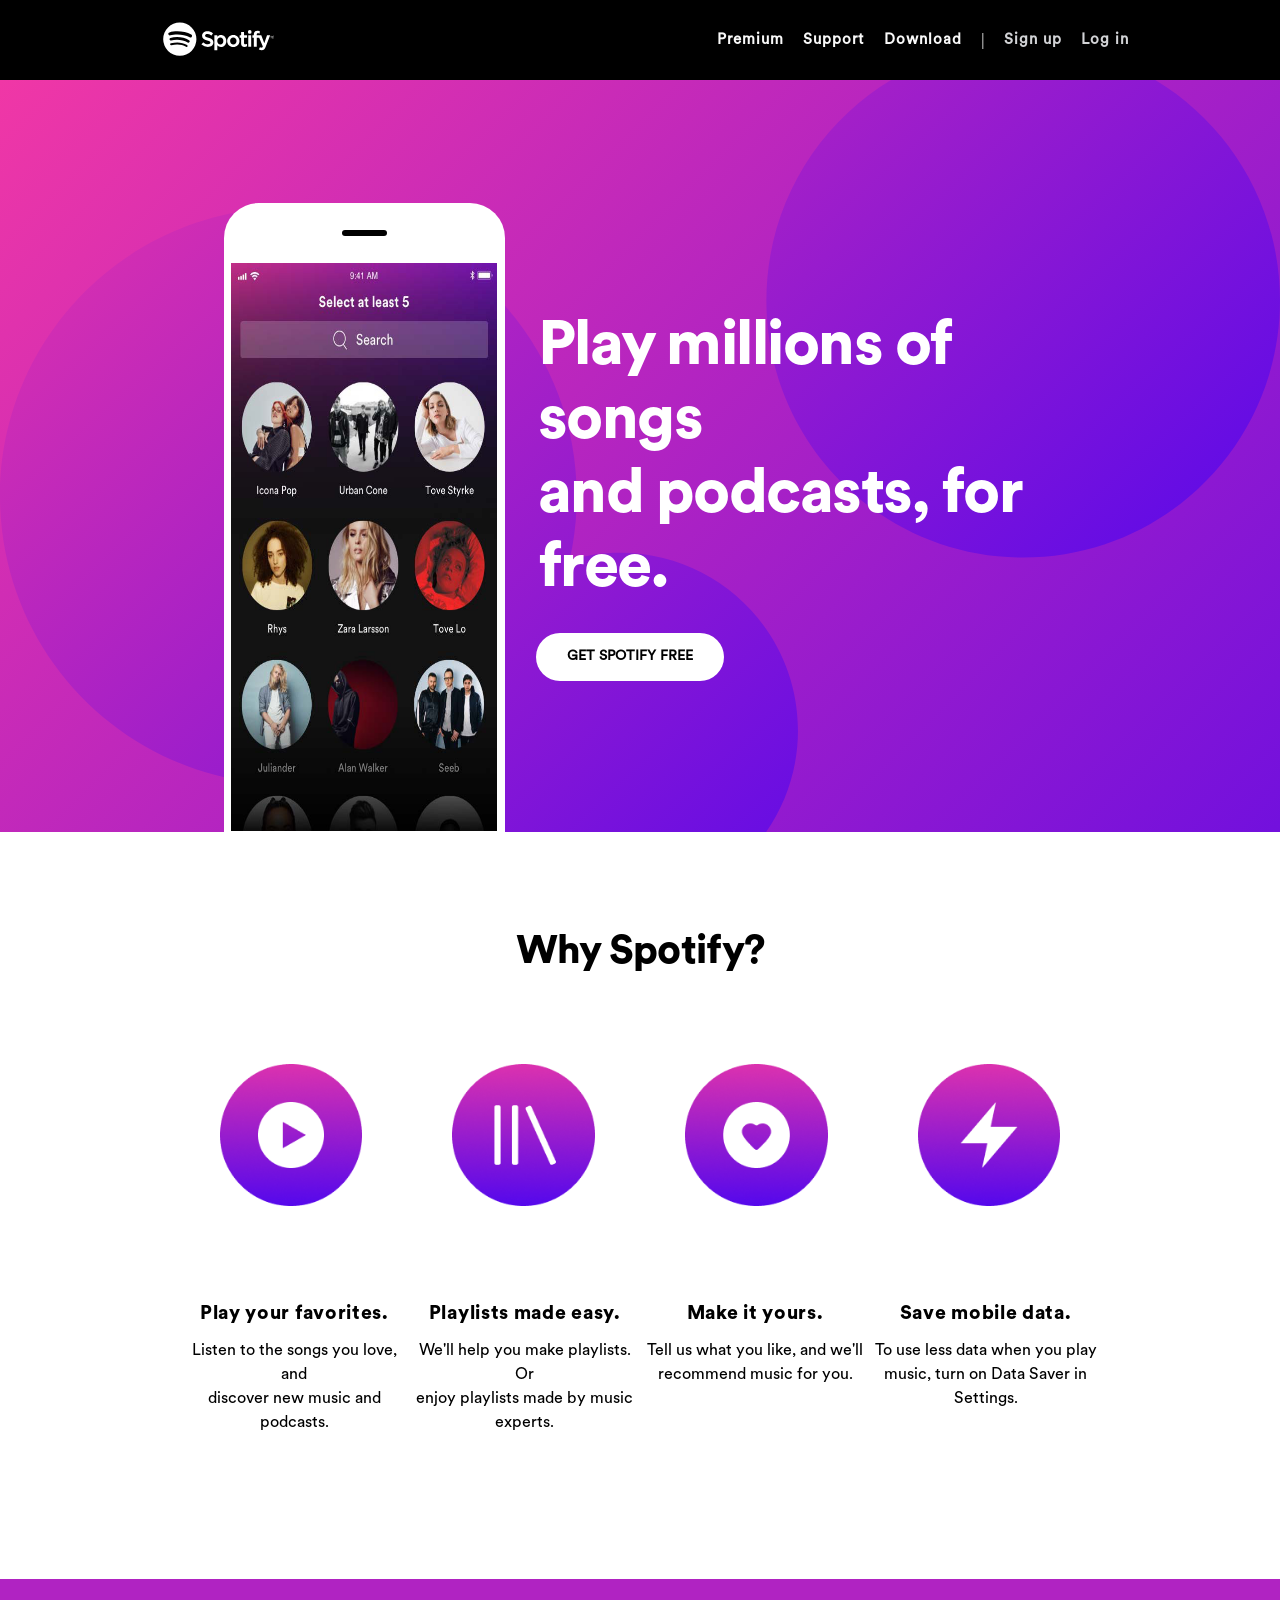
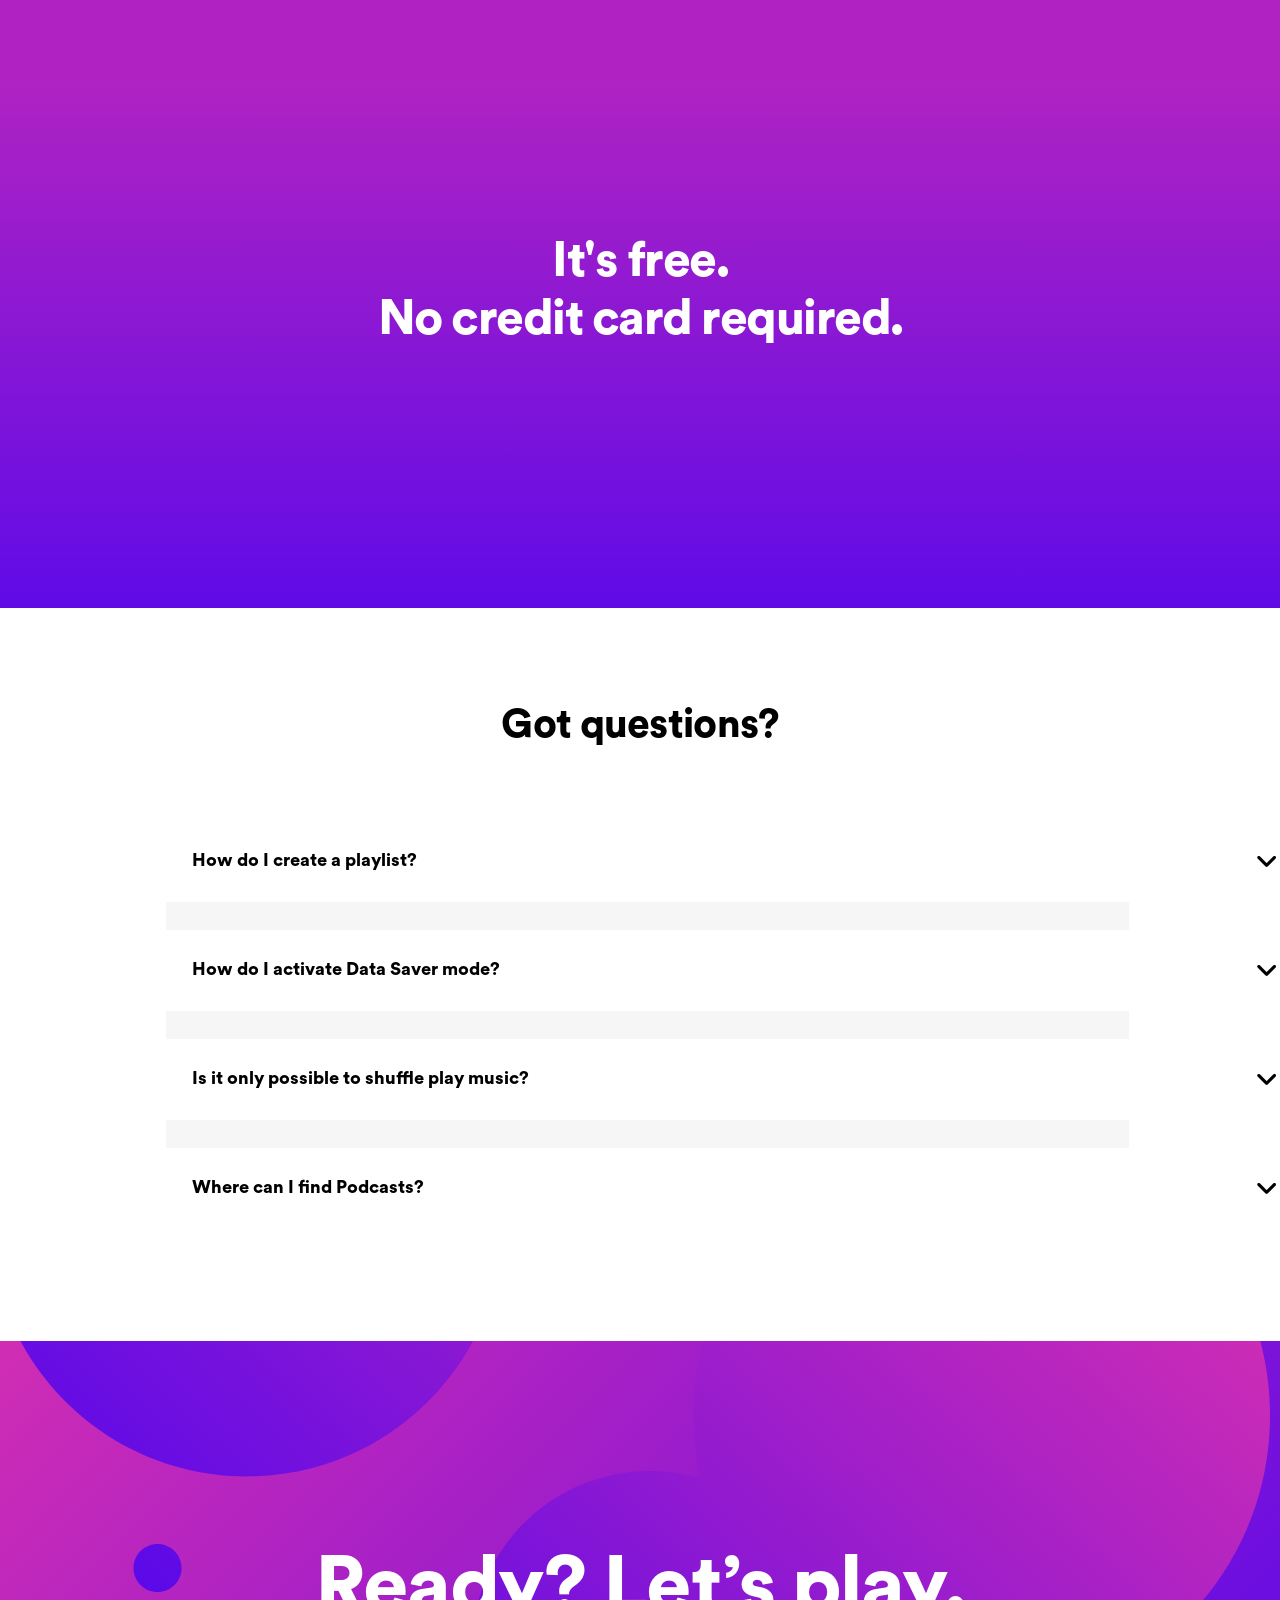
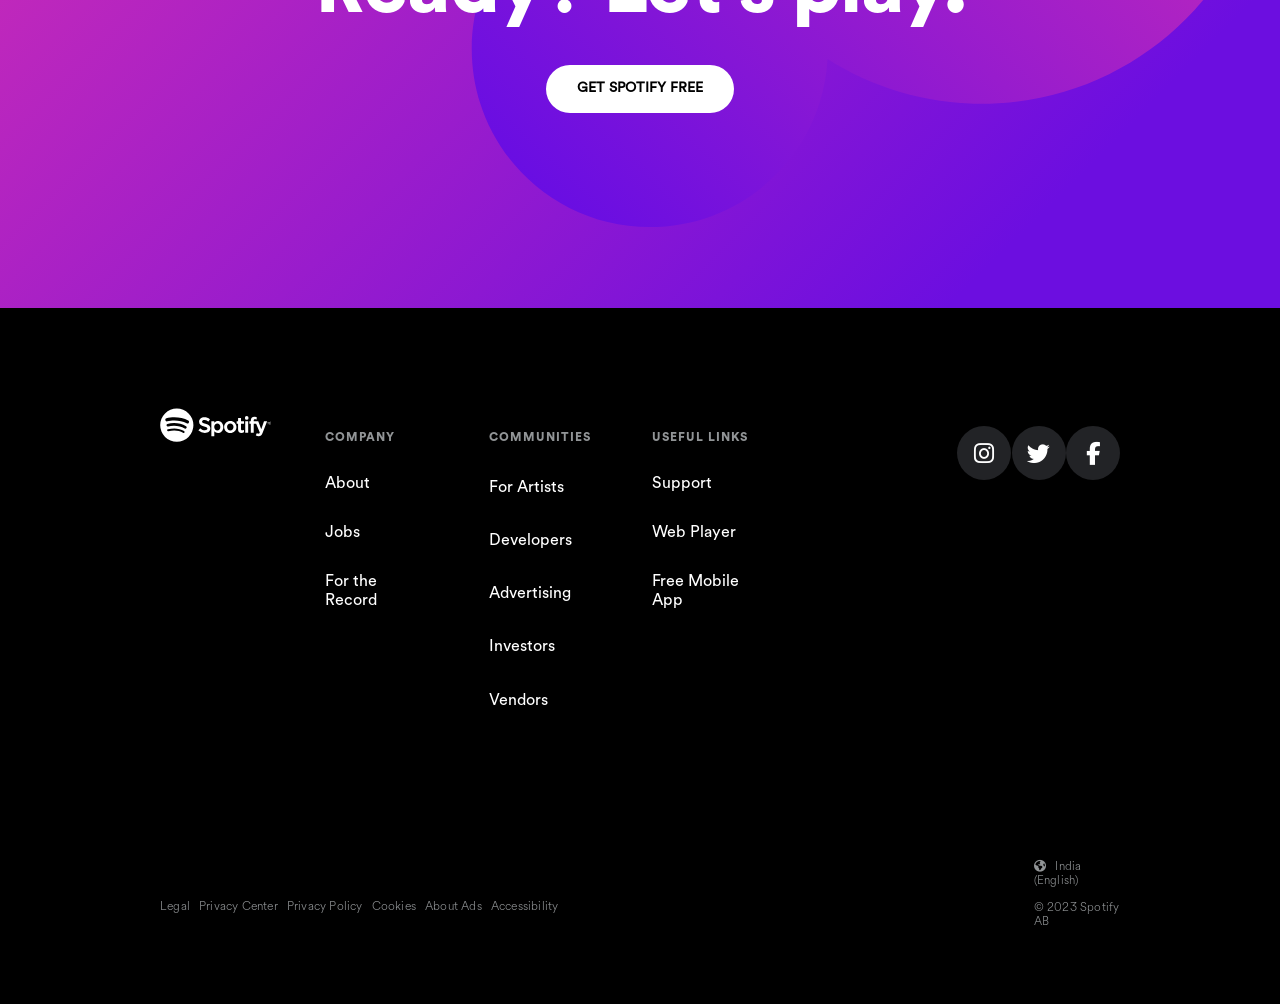
<file: index.html>
<!DOCTYPE html>
<html lang="en">
<head>
    <link rel="stylesheet" href="https://cdnjs.cloudflare.com/ajax/libs/font-awesome/6.4.2/css/all.min.css" integrity="sha512-z3gLpd7yknf1YoNbCzqRKc4qyor8gaKU1qmn+CShxbuBusANI9QpRohGBreCFkKxLhei6S9CQXFEbbKuqLg0DA==" crossorigin="anonymous" referrerpolicy="no-referrer" />
    <link href='https://fonts.googleapis.com/css?family=Poppins' rel='stylesheet'>
    <meta charset="UTF-8">
    <meta name="viewport" content="width=device-width, initial-scale=1.0">
    <title>Play free on Mobile - Spotify -Spotify(IN)</title>
    <link rel="stylesheet" href="style.css">
    <link rel="icon" href="./assets/logo.png">
</head>
<body>
    <section id="nav">
        <article>
            <div class="logo"><svg viewBox="0 0 63 20" xmlns="http://www.w3.org/2000/svg" preserveAspectRatio="xMidYMin meet"><g fill-rule="evenodd" class="svelte-1gcdbl9"><path d="M61.842 9.506a1.02 1.02 0 0 1-1.023-1.024c0-.562.453-1.03 1.029-1.03a1.02 1.02 0 0 1 1.023 1.024 1.03 1.03 0 0 1-1.029 1.03m.006-1.952a.915.915 0 0 0-.922.928c0 .51.394.921.916.921a.916.916 0 0 0 .922-.927.908.908 0 0 0-.916-.922m.226 1.027l.29.406h-.244l-.26-.372h-.225v.372h-.204V7.912h.48c.249 0 .413.128.413.343 0 .176-.102.284-.25.326m-.172-.485h-.267v.34h.267c.133 0 .212-.065.212-.17 0-.11-.08-.17-.212-.17m-12.804-3.52a1.043 1.043 0 1 0-.001 2.086 1.043 1.043 0 0 0 0-2.087m.72 2.89h-1.454a.107.107 0 0 0-.106.107v6.346c0 .06.047.107.106.107h1.455a.107.107 0 0 0 .107-.107V7.572a.107.107 0 0 0-.107-.107m3.233.006v-.2c0-.592.227-.856.736-.856.303 0 .546.06.82.152a.106.106 0 0 0 .14-.102V5.24a.107.107 0 0 0-.076-.102 3.993 3.993 0 0 0-1.21-.174c-1.343 0-2.053.757-2.053 2.188v.308h-.699a.107.107 0 0 0-.107.106v1.257c0 .059.048.107.107.107h.699v4.99c0 .058.047.106.106.106h1.455a.107.107 0 0 0 .106-.107v-4.99h1.358l2.081 4.99c-.236.523-.468.628-.785.628-.257 0-.527-.077-.803-.228a.109.109 0 0 0-.084-.008.106.106 0 0 0-.063.058l-.493 1.081a.106.106 0 0 0 .045.138c.515.279.98.398 1.554.398 1.074 0 1.668-.5 2.191-1.847L60.6 7.617a.106.106 0 0 0-.099-.146h-1.514a.107.107 0 0 0-.1.072l-1.552 4.431-1.7-4.434a.106.106 0 0 0-.099-.069h-2.485m-5.577-.006h-1.6V5.828a.106.106 0 0 0-.107-.106h-1.455a.107.107 0 0 0-.106.106v1.637h-.7a.106.106 0 0 0-.106.107v1.25c0 .059.048.107.106.107h.7v3.234c0 1.308.65 1.97 1.934 1.97.522 0 .954-.107 1.362-.338a.106.106 0 0 0 .054-.093v-1.19a.106.106 0 0 0-.154-.096c-.28.141-.551.206-.854.206-.467 0-.675-.211-.675-.686V8.929h1.6a.106.106 0 0 0 .107-.107v-1.25a.106.106 0 0 0-.106-.107m-7.671-.133c-1.96 0-3.497 1.51-3.497 3.437 0 1.907 1.526 3.4 3.473 3.4 1.967 0 3.508-1.504 3.508-3.424 0-1.914-1.53-3.413-3.484-3.413m0 5.362c-1.043 0-1.83-.838-1.83-1.95 0-1.115.76-1.924 1.806-1.924 1.05 0 1.84.838 1.84 1.95 0 1.115-.763 1.924-1.816 1.924m-7.014-5.362c-.82 0-1.492.323-2.046.984v-.744a.107.107 0 0 0-.106-.107h-1.455a.107.107 0 0 0-.106.107v8.27c0 .058.048.106.106.106h1.455a.107.107 0 0 0 .106-.106v-2.61c.555.621 1.227.925 2.046.925 1.522 0 3.063-1.172 3.063-3.412s-1.54-3.413-3.063-3.413m1.372 3.413c0 1.14-.703 1.937-1.709 1.937-.995 0-1.745-.833-1.745-1.937s.75-1.937 1.745-1.937c.99 0 1.71.814 1.71 1.937m-8.437-1.81c-1.624-.388-1.913-.66-1.913-1.231 0-.54.508-.903 1.264-.903.732 0 1.459.275 2.22.843a.107.107 0 0 0 .15-.023l.794-1.119a.107.107 0 0 0-.02-.144c-.906-.728-1.927-1.081-3.12-1.081-1.755 0-2.98 1.052-2.98 2.559 0 1.615 1.057 2.187 2.884 2.628 1.554.358 1.817.658 1.817 1.195 0 .594-.53.963-1.385.963-.948 0-1.721-.32-2.587-1.068a.11.11 0 0 0-.078-.026.105.105 0 0 0-.073.038l-.89 1.058a.105.105 0 0 0 .011.148 5.303 5.303 0 0 0 3.581 1.373c1.89 0 3.112-1.033 3.112-2.631 0-1.351-.807-2.098-2.787-2.58M9.507.305a9.41 9.41 0 1 0 0 18.82 9.41 9.41 0 0 0 0-18.82m4.316 13.572a.586.586 0 0 1-.807.195c-2.21-1.35-4.99-1.655-8.266-.907a.586.586 0 1 1-.261-1.143c3.584-.82 6.659-.467 9.139 1.049.276.169.363.53.195.806m1.15-2.562a.734.734 0 0 1-1.008.242c-2.529-1.555-6.385-2.005-9.377-1.097a.735.735 0 0 1-.426-1.404c3.418-1.037 7.666-.534 10.57 1.25a.734.734 0 0 1 .242 1.01m.1-2.669C12.04 6.846 7.036 6.68 4.141 7.56a.88.88 0 1 1-.511-1.684c3.323-1.01 8.849-.814 12.34 1.258a.88.88 0 0 1-.898 1.514"></path></g></svg></div>
            <div class="menu">
                <ol>
                    <li><a class="nor" href="">Premium</a></li>
                    <li><a class="nor" href="">Support</a></li>
                    <li><a class="nor" href="">Download</a></li>
                    <li><a href="" style="color: white;">|</a></li>
                    <li><a class="lig"href="">Sign up</a></li>
                    <li><a class="lig"href="">Log in</a></li>
                </ol>
            </div>
        </article>
    </section>

    <section id="home">
        <article>
            <div class="mobile">
                <div class="mobborder">
                    <div class="island">
                        <div class="dynamic"></div>
                    </div>
                    <div class="picimg">
                        <img src="./assets/mobimg.jfif" alt=""></div> 
                </div>
            </div>
            <div class="content">
                <div class="text1">Play millions of songs<br>and podcasts, for free.</div>
                <div class="btn1"><button href="">GET SPOTIFY FREE</button></div>
            </div>
        </article>

    </section>

    <section id="why">
        <article>
            <div class="whytext">
                <div class="text">Why Spotify?</div>

            </div>
            <div class="play">
                <div class="con">
                    <div class="imgcon">
                        <img src="./assets/play.png" alt="" class="img1">
                    </div>
                    <div class="imgcon">
                        <img src="./assets/easy.png" alt="" class="img1">
                    </div>
                    <div class="imgcon">
                        <img src="./assets/heart.png" alt="" class="img1">
                    </div>
                    <div class="imgcon">
                        <img src="./assets/energy.png" alt="" class="img1">
                    </div>
                </div>
                <div class="textcon">
                    <div class="text">
                        <div class="txt1">
                            Play your favorites.

                        </div>
                        
                    </div>
                    <div class="text">
                        <div class="txt1">
                            Playlists made easy.

                        </div>
                
                    </div>
                    <div class="text">
                        <div class="txt1">
                            Make it yours.

                        </div>
                        
                    </div>
                    <div class="text">
                        <div class="txt1">
                            Save mobile data.

                        </div>
                        
                    </div>
                </div>
                <div class="textcon">
                    <div class="text11">
                        <div class="txt2">
                            Listen to the songs you love, and<br>discover new music and<br>podcasts.

                        </div>
                        

                    </div>
                    <div class="text11">
                        <div class="txt2">
                            We'll help you make playlists. Or<br>enjoy playlists made by music<br>experts.
                        </div>
                        

                    </div>
                    <div class="text11">
                        <div class="txt2">
                            Tell us what you like, and we'll<br>recommend music for you.

                        </div>
                        

                    </div>
                    <div class="text11">
                        <div class="txt2">
                            To use less data when you play<br>music, turn on Data Saver in<br>Settings.<br>

                        </div>
                        

                    </div>
                </div>  
                
                </div>
            </div>
        </article>

    </section>
    <section id="free">
        <div class="font1">
            It's free.<br>
No credit card required.
        </div>

    </section>
    <section id="got">
        <article>
            <div class="ques">
                <h1>Got questions?</h1>

            </div>
            <div class="gotcon">
                <div class="texty"><h1>How do I create a playlist?</h1><i class="fa-solid fa-angle-down"></i></div>
                <div class="texty"><h1>How do I activate Data Saver mode?</h1><i class="fa-solid fa-angle-down"></i></div>
                <div class="texty"><h1>Is it only possible to shuffle play music?</h1><i class="fa-solid fa-angle-down"></i></div>
                <div class="texty"><h1>Where can I find Podcasts?</h1><i class="fa-solid fa-angle-down"></i></div>

            </div>
        </article>

    </section>
    <section id="ready">
        <article>
            <div class="ready1"><h1>Ready? Let’s play.</h1></div><br>
            <button class="btn2">GET SPOTIFY FREE</button>

        </article>
    </section>
    <footer>
        <article>
            <div class="top">
                <div class="aa">
                    <svg viewBox="0 0 63 20" xmlns="http://www.w3.org/2000/svg" preserveAspectRatio="xMidYMin meet"><g fill-rule="evenodd" class="svelte-1gcdbl9"><path d="M61.842 9.506a1.02 1.02 0 0 1-1.023-1.024c0-.562.453-1.03 1.029-1.03a1.02 1.02 0 0 1 1.023 1.024 1.03 1.03 0 0 1-1.029 1.03m.006-1.952a.915.915 0 0 0-.922.928c0 .51.394.921.916.921a.916.916 0 0 0 .922-.927.908.908 0 0 0-.916-.922m.226 1.027l.29.406h-.244l-.26-.372h-.225v.372h-.204V7.912h.48c.249 0 .413.128.413.343 0 .176-.102.284-.25.326m-.172-.485h-.267v.34h.267c.133 0 .212-.065.212-.17 0-.11-.08-.17-.212-.17m-12.804-3.52a1.043 1.043 0 1 0-.001 2.086 1.043 1.043 0 0 0 0-2.087m.72 2.89h-1.454a.107.107 0 0 0-.106.107v6.346c0 .06.047.107.106.107h1.455a.107.107 0 0 0 .107-.107V7.572a.107.107 0 0 0-.107-.107m3.233.006v-.2c0-.592.227-.856.736-.856.303 0 .546.06.82.152a.106.106 0 0 0 .14-.102V5.24a.107.107 0 0 0-.076-.102 3.993 3.993 0 0 0-1.21-.174c-1.343 0-2.053.757-2.053 2.188v.308h-.699a.107.107 0 0 0-.107.106v1.257c0 .059.048.107.107.107h.699v4.99c0 .058.047.106.106.106h1.455a.107.107 0 0 0 .106-.107v-4.99h1.358l2.081 4.99c-.236.523-.468.628-.785.628-.257 0-.527-.077-.803-.228a.109.109 0 0 0-.084-.008.106.106 0 0 0-.063.058l-.493 1.081a.106.106 0 0 0 .045.138c.515.279.98.398 1.554.398 1.074 0 1.668-.5 2.191-1.847L60.6 7.617a.106.106 0 0 0-.099-.146h-1.514a.107.107 0 0 0-.1.072l-1.552 4.431-1.7-4.434a.106.106 0 0 0-.099-.069h-2.485m-5.577-.006h-1.6V5.828a.106.106 0 0 0-.107-.106h-1.455a.107.107 0 0 0-.106.106v1.637h-.7a.106.106 0 0 0-.106.107v1.25c0 .059.048.107.106.107h.7v3.234c0 1.308.65 1.97 1.934 1.97.522 0 .954-.107 1.362-.338a.106.106 0 0 0 .054-.093v-1.19a.106.106 0 0 0-.154-.096c-.28.141-.551.206-.854.206-.467 0-.675-.211-.675-.686V8.929h1.6a.106.106 0 0 0 .107-.107v-1.25a.106.106 0 0 0-.106-.107m-7.671-.133c-1.96 0-3.497 1.51-3.497 3.437 0 1.907 1.526 3.4 3.473 3.4 1.967 0 3.508-1.504 3.508-3.424 0-1.914-1.53-3.413-3.484-3.413m0 5.362c-1.043 0-1.83-.838-1.83-1.95 0-1.115.76-1.924 1.806-1.924 1.05 0 1.84.838 1.84 1.95 0 1.115-.763 1.924-1.816 1.924m-7.014-5.362c-.82 0-1.492.323-2.046.984v-.744a.107.107 0 0 0-.106-.107h-1.455a.107.107 0 0 0-.106.107v8.27c0 .058.048.106.106.106h1.455a.107.107 0 0 0 .106-.106v-2.61c.555.621 1.227.925 2.046.925 1.522 0 3.063-1.172 3.063-3.412s-1.54-3.413-3.063-3.413m1.372 3.413c0 1.14-.703 1.937-1.709 1.937-.995 0-1.745-.833-1.745-1.937s.75-1.937 1.745-1.937c.99 0 1.71.814 1.71 1.937m-8.437-1.81c-1.624-.388-1.913-.66-1.913-1.231 0-.54.508-.903 1.264-.903.732 0 1.459.275 2.22.843a.107.107 0 0 0 .15-.023l.794-1.119a.107.107 0 0 0-.02-.144c-.906-.728-1.927-1.081-3.12-1.081-1.755 0-2.98 1.052-2.98 2.559 0 1.615 1.057 2.187 2.884 2.628 1.554.358 1.817.658 1.817 1.195 0 .594-.53.963-1.385.963-.948 0-1.721-.32-2.587-1.068a.11.11 0 0 0-.078-.026.105.105 0 0 0-.073.038l-.89 1.058a.105.105 0 0 0 .011.148 5.303 5.303 0 0 0 3.581 1.373c1.89 0 3.112-1.033 3.112-2.631 0-1.351-.807-2.098-2.787-2.58M9.507.305a9.41 9.41 0 1 0 0 18.82 9.41 9.41 0 0 0 0-18.82m4.316 13.572a.586.586 0 0 1-.807.195c-2.21-1.35-4.99-1.655-8.266-.907a.586.586 0 1 1-.261-1.143c3.584-.82 6.659-.467 9.139 1.049.276.169.363.53.195.806m1.15-2.562a.734.734 0 0 1-1.008.242c-2.529-1.555-6.385-2.005-9.377-1.097a.735.735 0 0 1-.426-1.404c3.418-1.037 7.666-.534 10.57 1.25a.734.734 0 0 1 .242 1.01m.1-2.669C12.04 6.846 7.036 6.68 4.141 7.56a.88.88 0 1 1-.511-1.684c3.323-1.01 8.849-.814 12.34 1.258a.88.88 0 0 1-.898 1.514"></path></g></svg>
                </div>
                <div class="ab">
                    <div class="head1">
                        <div class="cont">COMPANY</div>
                        <h1>About</h1>
                        <h1>Jobs</h1>
                        <h1>For the Record</h1>
                    </div>
                    <div class="head2">
                        <div class="cont">COMMUNITIES</div>
                        <h1>For Artists</h1>
                        <h1>Developers</h1>
                        <h1>Advertising</h1>
                        <h1>Investors</h1>
                        <h1>Vendors</h1>
                    </div>
                    <div class="head3">
                        <div class="cont">USEFUL LINKS</div>
                        <h1>Support</h1>
                        <h1>Web Player</h1>
                        <h1>Free Mobile App</h1>
                    </div>
                </div>
                <div class="ac">
                    <div class="social">
                    <div class="cir"><i class="fa-brands fa-instagram"></i></div>
                    <div class="cir"><i class="fa-brands fa-twitter"></i></div>
                    <div class="cir"><i class="fa-brands fa-facebook-f"></i></div>
                </div>
                </div>
            </div>
            <div class="bottom">
                <div class="privacy">
                    <p>Legal</p>
                    <p>Privacy Center</p>
                    <p>Privacy Policy</p>
                    <p>Cookies</p>
                    <p>About Ads</p>
                    <p>Accessibility</p>
                </div>
                <div class="copy">
                    <p style="cursor: pointer;"><i class="fa-solid fa-earth-americas" style="color: #919496 !important;"></i>&nbsp;&nbsp;&nbsp;India (English)</p>
                    <p style="color: #919496 !important;">&copy; 2023 Spotify AB</p>
                </div>
            </div>
        </article>
    </footer>
    
</body>
</html>
</file>
<file: style.css>
*
{
    padding: 0;
    margin: 0;
    box-sizing: border-box;
}


#nav{
    width: 100%;
    height: 80px;
    background-color: black;
    display: flex;
    justify-content: center;
}
#nav>article{
    height: 80px;
    width: 78%;
    display: flex;
    align-items: center;
    justify-content: space-between;
    /* background-color: aquamarine; */
}
#nav>article>.logo
{
    width: 50%;
    height: 80px;
    display: flex;
    align-items: center;
    cursor: pointer;
    margin-left: 22px;
}
#nav>article>.logo>svg
{
    width: 22.3%;
    fill:#FFFFFF;
    
}
#nav>article>.menu
{
    width: 43.3%;
    height: 80px;
}
#nav>article>.menu>ol
{   width: 100%;
    height: 80px;
    display: flex;
    justify-content: space-around;
    align-items: center;
    list-style-type: none;
   
}

#nav>article>.menu>ol>li>.nor{
    color:#f9f9f9;
    text-decoration: none;
     font-weight: bold; 
    font-family: myfont;
    font-size: 15px;
    letter-spacing: 1px;
    
}
#nav>article>.menu>ol>li>.nor:hover{
    color: rgb(30,215,96);
}
#nav>article>.menu>ol>li>.lig{
    color:rgb(210, 211, 214);
    text-decoration: none;
    font-weight: bold; 
    font-family:myfont;
    font-size: 15px;
    letter-spacing: 1px;
    
}
#nav>article>.menu>ol>li>.lig:hover{
    color: rgb(30,215,96);
}

@font-face {
    font-family: myfont;
    src: url(./assets/text/CircularSpotifyText-Book.otf);
}

#home{
    width: 100%;
    height: 83.6vh;
    background: url(./assets/bubbles-dktp.svg) center -138px / 100% 1068px no-repeat, linear-gradient(-45deg, rgb(108, 14, 224) -5%, rgb(240, 55, 166)) rgb(108, 14, 224);
    display: flex;
    justify-content: center;
    align-items: end;
}

#home>article
{
    width: 66.5%;
    height: 71vh;
    display: flex;
    /* background-color: tan;  */
}
#home>article>.mobile{
    height: 100%;
    width: 37.5%;
    /* background-color: aqua; */
    margin-left: .5%;
}
#home>article>.content{
    height: 100%;
    width: 64%;
    /* background-color: blue; */
}
#home>article>.content>.text1{
    color: white;
    font-family: myfont1;
    font-size: 62px;
    font-weight:900;
    padding-top: 13.2vh;
    letter-spacing: -1.5px;
    line-height: 74px;
    padding-left: 6px;
}
@font-face {
    font-family: myfont1;
    src: url(./assets/text/CircularSpotifyText-Black.otf);
}
#home>article>.content>.btn1{
    padding-top: 25px;
    padding-left: 4.7px;
}
#home>article>.content>.btn1>button{
    height: 48px;
    font-family: myfont;
    font-size:14px;
    background-color: white;
    font-weight: 600;
    width: 188px;
    border-radius: 30px;
    border: 0;
}
#home>article>.content>.btn1>button:hover{
    scale:105%;
}

#home>article>.mobile>.mobborder{
    height: 100%;
    width:281px;
    background-color: white;
    border-radius: 35px 35px 0px 0px;
    margin-left: 5px;
    display: flex;
    flex-direction: column;
    margin-top: 10px;
}
#home>article>.mobile>.mobborder>.island{
    height:65.5px;
    width: 100%;
    display: flex;
    align-items: center;
    justify-content: center;
    
}
#home>article>.mobile>.mobborder>.island>.dynamic{
    background-color: black;
height:5.8px;
width: 44.9px;
border-radius: 30px;

}
#home>article>.mobile>.mobborder>.picimg{

    height: 100%;
    width :100%;
    display: flex;
    justify-content: center;
}
#home>article>.mobile>.mobborder>.picimg>img{
    height: 98%;
    width: 94.5%;
}
#why{
    height: 83vh;
    width: 100%;
    background-color: white;
    display: flex;
    justify-content: center;
    align-items: center;
}
#why>article{
    /* background-color: aqua;  */
    height:61.5vh ;
    width: 72%;
}
#why>article>.whytext
{
    height: 50px;
    width: 100%;
    display: flex;
    justify-content: center;
}
#why>article>.whytext>.text{
    font-family: myfont1;
    font-size: 40.05px;
    font-weight: 400;
    letter-spacing: -0.7px;
}
#why>article>.play
{
    height: 81%;
    width: 100%;
    /* background-color: brown; */
    display: flex;
    align-items: center;
    justify-content: flex-end;
    flex-direction: column;
}

#why>article>.play>.con{
    /* background-color: aquamarine; */
    width: 91.2%;
    height: 40%;
    display: flex;
    justify-content: space-between;
}

#why>article>.play>.con>.imgcon{
    /* background-color: yellowgreen; */
    height: 142px;
    width:142.5px;
    display: flex;
    flex-direction: column;

}
#why>article>.play>.con>.imgcon>.img1{
    height: 142px;
    width:142.5px;
}
#why>article>.play>.textcon{
    height: 20.57%;
    width: 100%;
    /* background-color: blue; */
    display: flex;
    justify-content: space-between;
    
}
#why>article>.play>.textcon>.text{
    height: 90%;
    width: 242px;
    /* background-color: red; */
    display: flex;
    justify-content: flex-end;
    flex-direction: column;
    align-items: center;

}
#why>article>.play>.textcon>.text>.txt1{
    font-family: myfont1;
    font-size: larger;
    letter-spacing: .7px;
    

}
#why>article>.play>.textcon>.text11{
    height: 90%;
    width: 242px;
    /* background-color: red; */
    display: flex;
    justify-content: center;
    align-items: flex-start;

}
#why>article>.play>.textcon>.text11>.txt2{
    padding-top: 4px;
    font-family: myfont;
    font-size: medium;
    text-align: center;
    line-height: 24px;
    
}
#free{
    width: 100%;
    height: 69.8vh;
    background: linear-gradient(rgb(176, 35, 194) 15%, rgb(96, 11, 231));
    display: flex;
    justify-content: center;
    align-items: center;
}
#free>.font1{
    font-family: myfont1;
    color: white;
    font-size: 49px;
    text-align: center;
    letter-spacing: -1.5px;
    line-height: 58.5px;

}

#got{
    height: 81.5vh;
    width: 100%;
    background-color: white;
    display: flex;
    justify-content: center;
    align-items: flex-end;
}
#got>article{
    height: 87%;
    width: 80%;
    /* background-color: aqua; */
    display: flex;
    flex-direction: column;

}
#got>article>.ques{
    height: 50px;
    width: 100%;
    /* background-color: blue; */
    display: flex;
    justify-content: center;
}
#got>article>.ques>h1{
    font-family: myfont1;
    font-size: 40.09px;
    font-weight: 400;
    letter-spacing: -0.7px;
}
#got>article>.gotcon{
    height: 63.9%;
    width: 94%;
    background-color:rgb(246,246,246);
    position: relative;
    top:68px;
    left: 38px;
    display: flex;
    flex-direction: column;
    justify-content: space-between;
    align-items: center;
}
#got>article>.gotcon>.texty{
    height: 80.7px;
    width: 100%;
    background-color: white;
    display: flex;
    align-items: center;
    cursor: pointer;
    
}
#got>article>.gotcon>.texty>h1{
    font-family: myfont1;
    position: relative;
    left: 26px;
    font-size: 18px;

}
#got>article>.gotcon>.texty>h1:hover{
    text-decoration: underline;
}
#got>article>.gotcon>.texty>i{
    position: absolute;
    left: 1090px;
    font-size: 25px;

}
#got>article>.gotcon>.texty:hover{
    background-color:rgb(246,246,246);

}
#ready{
    height: 63vh;
    width: 100%;
    background: url(./assets/text/lets-play.svg) -10px -480px / 100% 1068px no-repeat, linear-gradient(-45deg, rgb(108, 14, 224) 18%, rgba(240, 55, 166, 0.762)) rgb(108, 14, 224);
}
#ready>article{
    width: 100%;
    height: 100%;
    display: flex;
    flex-direction: column;
    justify-content: center;
    align-items: center;
}
#ready>article>.ready1>h1{
    font-family: myfont1;
    font-size: 80px;
    color: white;
    letter-spacing: -1.5px;
}
#ready>article>.btn2{
    height: 48px;
    font-family: myfont;
    font-size:14px;
    background-color: white;
    font-weight: 600;
    width: 188px;
    border-radius: 30px;
    border: 0;
    position: relative;
    top: 7.3px;

}
#ready>article>.btn2:hover{
    scale:105%;
}
footer{
    width: 100%;
    height: 77.3vh;
    background-color: black;
    display: flex;
    justify-content: center;
    align-items:end ;
}
footer>article{
    /* background-color: #FFFFFF; */
    width: 75%;
    height: 86%;
    overflow: hidden;

}
footer>article>.top{
    /* background-color: aqua; */
    width: 100%;
    height: 76%;
    display: flex;
}
footer>article>.top>.aa{
    /* background-color: rgb(255, 0, 0); */
    width: 17%;
    height: 100%;
}
footer>article>.top>.aa>svg{
    fill: white;
    width: 68.2%;
    position: relative;
    top: 3px;
    cursor: pointer;
}
footer>article>.top>.ab{
    /* background-color: rgb(255, 230, 0); */
    width: 53%;
    height: 100%;
    display: flex;
}
footer>article>.top>.ab>.head1{
    /* background-color: rgb(0, 255, 162); */
    width: 18.6%;
    height: 39.5%;
    position: relative;
    left: 2.3px;
    top:25.5px;
    display: flex;
    flex-direction: column;
    justify-content: space-between;

}
footer>article>.top>.ab>.head1>.cont{
    font-family: myfont1;
    color: #919496;
    font-size: 12px;
    letter-spacing: .08em;
    

}
footer>article>.top>.ab>.head1>h1
{
    color: white;
    font-family: myfont;
    font-size: 16px;
    font-weight: 400;
    cursor: pointer;
}
footer>article>.top>.ab>.head1>h1:hover{
    color: #1ed760;
}
footer>article>.top>.ab>.head2{
    /* background-color: rgb(0, 255, 162); */
    width: 18.6%;
    height: 61.5%;
    position: relative;
    left: 14%;
    top:25.5px;
    display: flex;
    flex-direction: column;
    justify-content: space-between;

}
footer>article>.top>.ab>.head2>.cont{
    font-family: myfont1;
    color: #919496;
    font-size: 12px;
    letter-spacing: .08em;
    

}
footer>article>.top>.ab>.head2>h1
{
    color: white;
    font-family: myfont;
    font-size: 16px;
    font-weight: 400;
    cursor: pointer;
}
footer>article>.top>.ab>.head2>h1:hover{
    color: #1ed760;
}
footer>article>.top>.ab>.head3{
    /* background-color: rgb(0, 255, 162); */
    width: 20%;
    height: 39.5%;
    position: relative;
    left: 27.5%;
    top:25.5px;
    display: flex;
    flex-direction: column;
    justify-content: space-between;

}
footer>article>.top>.ab>.head3>.cont{
    font-family: myfont1;
    color: #919496;
    font-size: 12px;
    letter-spacing: .08em;
    

}
footer>article>.top>.ab>.head3>h1
{
    color: white;
    font-family: myfont;
    font-size: 16px;
    font-weight: 400;
    cursor: pointer;
}
footer>article>.top>.ab>.head3>h1:hover{
    color: #1ed760;
}
footer>article>.top>.ac{
    /* background-color: rgb(13, 255, 0); */
    width: 30%;
    height: 100%;
    display: flex;
    justify-content: flex-end;
}
footer>article>.top>.ac>.social{
    width:56.5%;
    height:60px ;
    /* background-color: aqua; */
    display: flex;
    justify-content: space-between;
    position: relative;
    top:21px;

}
footer>article>.top>.ac>.social>.cir{
    width: 54px;
    height: 54px;
    border-radius: 50%;
    background-color: #222326;
    display: flex;
    justify-content: center;
    align-items: center;
    cursor: pointer;
}
footer>article>.top>.ac>.social>.cir>i{
    font-size: 23px;
    font-weight: 400;
    color: #FFFFFF;

}
footer>article>.top>.ac>.social>.cir>i:hover{
    color: #1ed760;

}
footer>article>.bottom{
    /* background-color: rgb(102, 255, 0); */
    width: 100%;
    height: 24%;
    display: flex;
    justify-content: space-between;
}
footer>article>.bottom>.privacy
{
    /* background-color: rgb(0, 255, 217); */
    width: 41.5%;
    height: 20%;
    position: relative;
    top: 40px;
    display: flex;
    justify-content: space-between;
}
footer>article>.bottom>.privacy>p{
    font-family: myfont2;
    color: #919496;
    font-size: 12px;
    letter-spacing: .2px;
    cursor: pointer;

}
footer>article>.bottom>.privacy>p:hover{
    color: #1ed760;

}
footer>article>.bottom>.copy
{
    /* background-color: rgb(255, 187, 0); */
    width: 9%;
    height: 48%;
    display: flex;
    flex-direction: column;
    justify-content: space-between;
    align-items: end;
}
footer>article>.bottom>.copy>p{
    font-family: myfont2;
    color: #919496;
    font-size: 11.8px;
    letter-spacing: .2px;

}
footer>article>.bottom>.copy>p:hover{
    color: #1ed760;
    

}
@font-face {
    font-family: myfont2;
    src: url(./assets/text/CircularSpotifyText-Light.otf);
}
</file>
